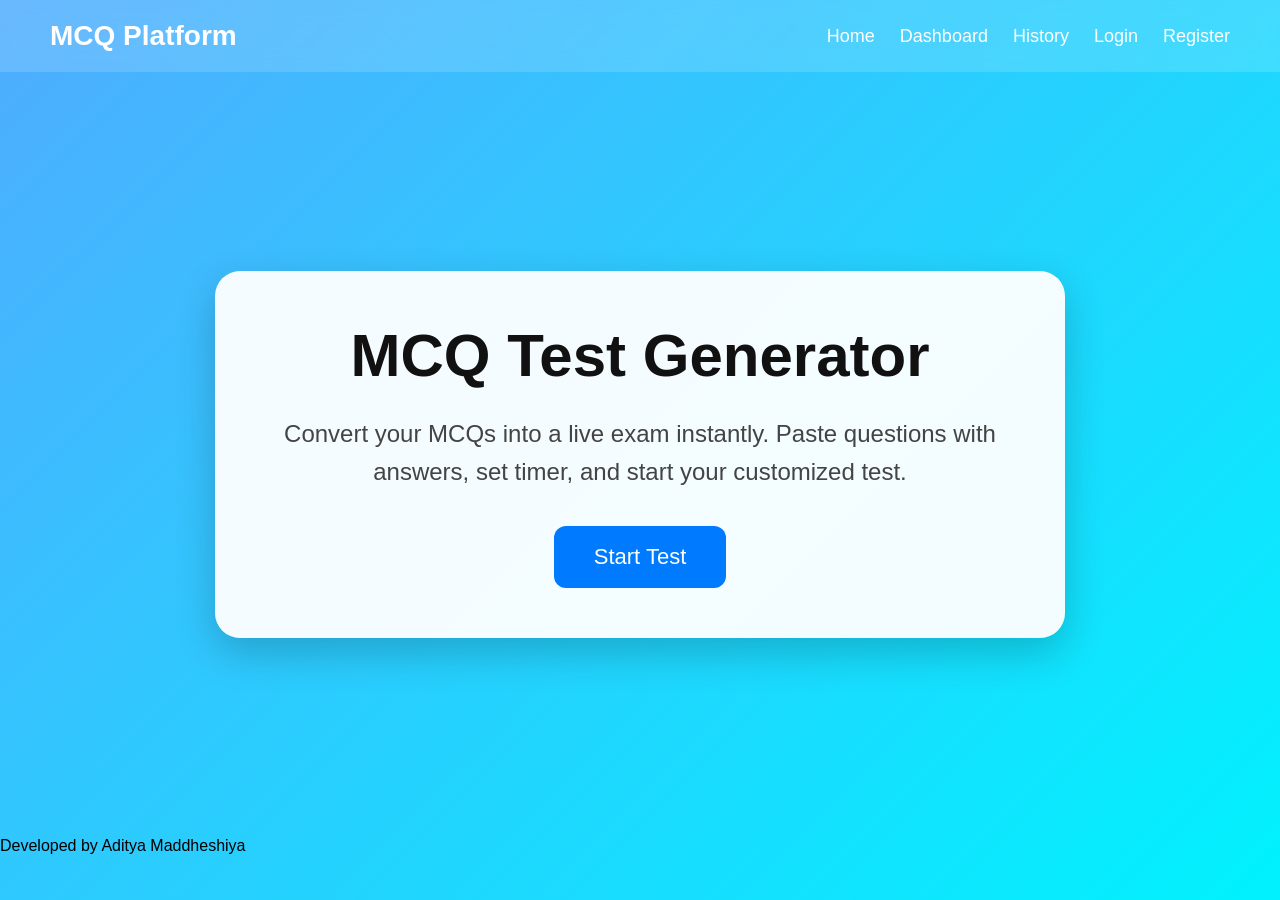
<file: frontend/index.html>
<!DOCTYPE html>
<html lang="en">
<head>
    <meta charset="UTF-8">
    <meta name="viewport" content="width=device-width, initial-scale=1.0">
    <title>MCQ Test Platform</title>

    <style>
        * {
            margin: 0;
            padding: 0;
            box-sizing: border-box;
            font-family: Arial, sans-serif;
        }

        body {
            background: linear-gradient(135deg, #4facfe, #00f2fe);
            min-height: 100vh;
        }

        nav {
            width: 100%;
            padding: 20px 50px;
            background: rgba(255,255,255,0.15);
            backdrop-filter: blur(10px);
            display: flex;
            justify-content: space-between;
            align-items: center;
        }

        .logo {
            font-size: 28px;
            font-weight: bold;
            color: white;
        }

        .nav-links {
            display: flex;
            gap: 25px;
        }

        .nav-links a {
            color: white;
            text-decoration: none;
            font-size: 18px;
            font-weight: 500;
        }

        .nav-links a:hover {
            color: yellow;
        }

        .hero {
            display: flex;
            justify-content: center;
            align-items: center;
            min-height: 85vh;
            padding: 20px;
        }

        .hero-card {
            background: rgba(255,255,255,0.95);
            padding: 50px;
            border-radius: 25px;
            text-align: center;
            max-width: 850px;
            box-shadow: 0 15px 40px rgba(0,0,0,0.2);
        }

        .hero-card h1 {
            font-size: 60px;
            color: #111;
            margin-bottom: 25px;
        }

        .hero-card p {
            font-size: 24px;
            color: #444;
            line-height: 1.6;
            margin-bottom: 35px;
        }

        .hero-btn {
            background: #007bff;
            color: white;
            border: none;
            padding: 18px 40px;
            font-size: 22px;
            border-radius: 12px;
            cursor: pointer;
        }

        .hero-btn:hover {
            background: #0056b3;
        }

        @media (max-width: 768px) {
            nav {
                flex-direction: column;
                gap: 15px;
                padding: 20px;
            }

            .nav-links {
                flex-wrap: wrap;
                justify-content: center;
            }

            .hero-card h1 {
                font-size: 36px;
            }

            .hero-card p {
                font-size: 18px;
            }
        }
    </style>
</head>
<body>

    <nav>
        <div class="logo">MCQ Platform</div>

        <div class="nav-links">
            <a href="index.html">Home</a>
            <a href="dashboard.html">Dashboard</a>
            <a href="history.html">History</a>
            <a href="login.html" id="loginLink">Login</a>
            <a href="register.html" id="registerLink">Register</a>
            <a href="#" onclick="logout()" id="logoutLink" style="display:none;">Logout</a>
        </div>
    </nav>

    <section class="hero">
        <div class="hero-card">
            <h1>MCQ Test Generator</h1>
            <p>
                Convert your MCQs into a live exam instantly.
                Paste questions with answers, set timer, and start your customized test.
            </p>

            <button class="hero-btn" onclick="startApp()">Start Test</button>
        </div>
    </section>

    <script>
        function startApp() {
            const userId = localStorage.getItem("userId");

            if (userId) {
                window.location.href = "dashboard.html";
            } else {
                window.location.href = "login.html";
            }
        }

        function checkUser() {
            const userId = localStorage.getItem("userId");

            if (userId) {
                document.getElementById("loginLink").style.display = "none";
                document.getElementById("registerLink").style.display = "none";
                document.getElementById("logoutLink").style.display = "inline";
            }
        }

        function logout() {
            localStorage.clear();
            window.location.href = "login.html";
        }

        checkUser();
    </script>
<footer>
    Developed by <span>Aditya Maddheshiya</span>
</footer>
</body>
</html>
</file>
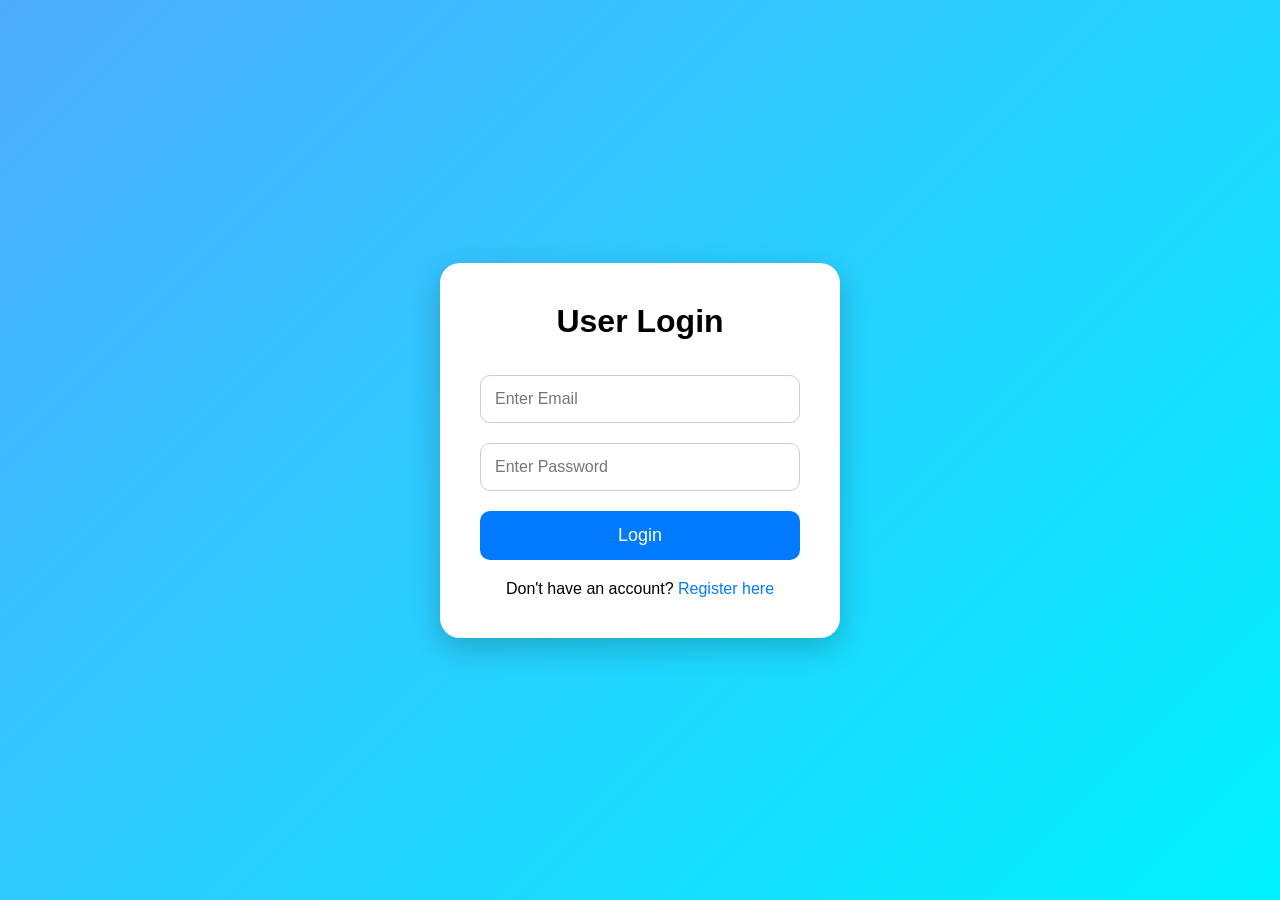
<file: frontend/dashboard.html>
<!DOCTYPE html>
<html lang="en">
<head>
    <meta charset="UTF-8">
    <meta name="viewport" content="width=device-width, initial-scale=1.0">
    <title>Dashboard</title>

    <style>
        * {
            margin: 0;
            padding: 0;
            box-sizing: border-box;
            font-family: Arial, sans-serif;
        }

        body {
            background: linear-gradient(135deg, #4facfe, #00f2fe);
            min-height: 100vh;
        }

        nav {
            background: white;
            padding: 20px 50px;
            display: flex;
            justify-content: space-between;
            align-items: center;
            box-shadow: 0 4px 15px rgba(0,0,0,0.1);
        }

        nav h2 {
            color: #007bff;
        }

        nav button {
            padding: 10px 18px;
            border: none;
            background: red;
            color: white;
            border-radius: 8px;
            cursor: pointer;
        }

        .dashboard {
            display: flex;
            justify-content: center;
            align-items: center;
            min-height: 80vh;
        }

        .card {
            background: white;
            padding: 40px;
            border-radius: 20px;
            width: 500px;
            text-align: center;
            box-shadow: 0 10px 30px rgba(0,0,0,0.2);
        }

        h1 {
            margin-bottom: 20px;
        }

        .btn {
            display: block;
            width: 100%;
            margin: 15px 0;
            padding: 14px;
            background: #007bff;
            color: white;
            text-decoration: none;
            border-radius: 10px;
            font-size: 18px;
        }

        .btn:hover {
            background: #0056b3;
        }
    </style>
</head>
<body>

<nav>
    <h2>MCQ Test Platform</h2>
    <button onclick="logout()">Logout</button>
</nav>

<div class="dashboard">
    <div class="card">
        <h1>Welcome, <span id="username"></span></h1>

        <a href="mcq-input.html" class="btn">Start Test</a>
        <a href="history.html" class="btn">View History</a>
    </div>
</div>

<script>
    const userName = localStorage.getItem("userName");

    if (!userName) {
        window.location.href = "login.html";
    }

    document.getElementById("username").innerText = userName;

    function logout() {
        localStorage.clear();
        window.location.href = "login.html";
    }
</script>

</body>
</html>
</file>
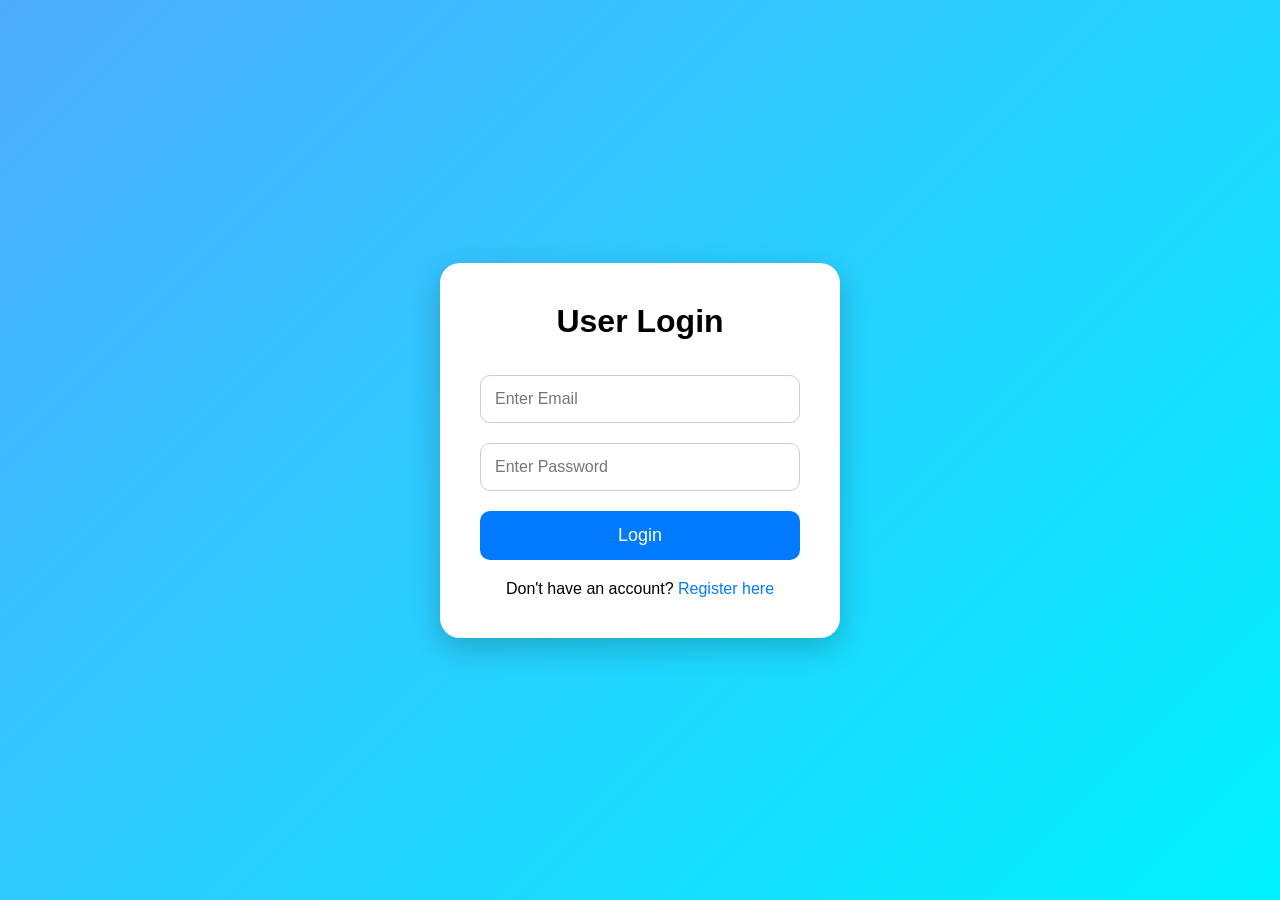
<file: frontend/history.html>
<!DOCTYPE html>
<html lang="en">
<head>
    <meta charset="UTF-8">
    <meta name="viewport" content="width=device-width, initial-scale=1.0">
    <title>Test History</title>
    <link rel="stylesheet" href="style.css">
</head>
<body onload="loadHistory()">

<div class="container">
    <div class="card">
        <h1>My Test History</h1>

        <div id="historyContainer"></div>

        <button onclick="window.location.href='dashboard.html'">
            Back to Dashboard
        </button>
    </div>
</div>

<script>
async function loadHistory() {
    const userId = localStorage.getItem("userId");

    if (!userId) {
        alert("Please login first");
        window.location.href = "login.html";
        return;
    }

    const response = await fetch(
        `https://mcq-test-platform-9nl2.onrender.com/api/tests/history/${userId}`
    );

    const tests = await response.json();

    const container = document.getElementById("historyContainer");
    container.innerHTML = "";

    if (tests.length === 0) {
        container.innerHTML = "<p>No test history found.</p>";
        return;
    }

    tests.reverse().forEach(test => {
        const date = new Date(test.createdAt).toLocaleString();

        container.innerHTML += `
            <div class="review-item">
                <h3>${test.testName}</h3>

                <p><strong>Questions:</strong> ${test.totalQuestions}</p>

                <p><strong>Score:</strong> ${test.score}</p>

                <p><strong>Duration:</strong> ${test.duration} min</p>

                <p><strong>Date:</strong> ${date}</p>

                <button onclick="openReview(${test.id})">
                    View Details
                </button>
            </div>
        `;
    });
}

function openReview(testId) {
    localStorage.setItem("selectedTestId", testId);
    window.location.href = "review-history.html";
}
</script>

</body>
</html>
</file>
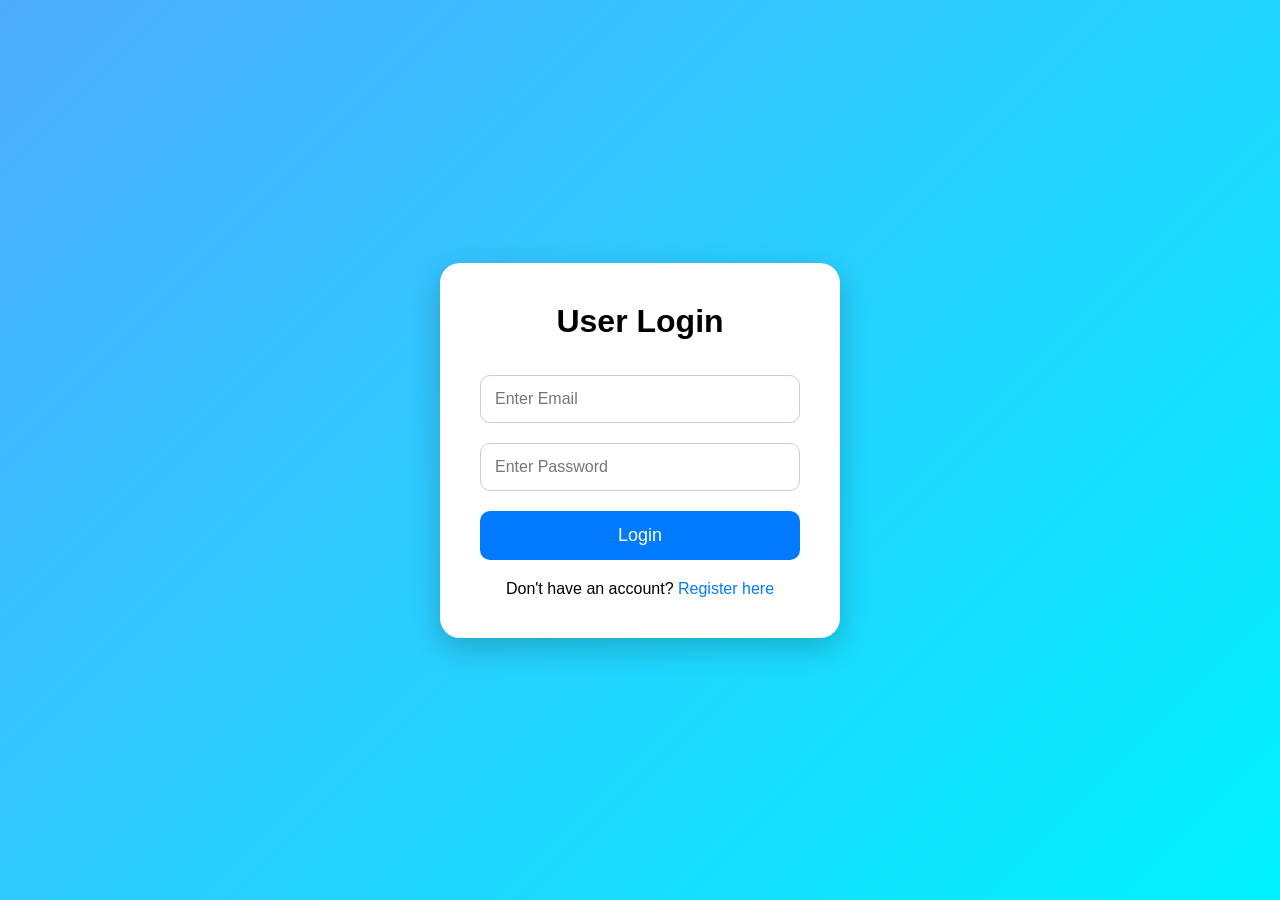
<file: frontend/login.html>
<!DOCTYPE html>
<html lang="en">
<head>
    <meta charset="UTF-8">
    <meta name="viewport" content="width=device-width, initial-scale=1.0">
    <title>Login</title>
    <script src="auth.js"></script>

    <style>
        * {
            margin: 0;
            padding: 0;
            box-sizing: border-box;
            font-family: Arial, sans-serif;
        }

        body {
            background: linear-gradient(135deg, #4facfe, #00f2fe);
            min-height: 100vh;
            display: flex;
            justify-content: center;
            align-items: center;
        }

        .card {
            background: white;
            padding: 40px;
            border-radius: 20px;
            width: 400px;
            box-shadow: 0 10px 30px rgba(0,0,0,0.2);
            text-align: center;
        }

        h1 {
            margin-bottom: 25px;
        }

        input {
            width: 100%;
            padding: 14px;
            margin: 10px 0;
            border-radius: 10px;
            border: 1px solid #ccc;
            font-size: 16px;
        }

        button {
            width: 100%;
            padding: 14px;
            background: #007bff;
            color: white;
            border: none;
            border-radius: 10px;
            font-size: 18px;
            cursor: pointer;
            margin-top: 10px;
        }

        button:hover {
            background: #0056b3;
        }

        p {
            margin-top: 20px;
        }

        a {
            color: #007bff;
            text-decoration: none;
        }
    </style>
</head>
<body>

<div class="card">
    <h1>User Login</h1>

    <input type="email" id="loginEmail" placeholder="Enter Email">
    <input type="password" id="loginPassword" placeholder="Enter Password">

    <button onclick="loginUser()">Login</button>

    <p>Don't have an account? <a href="register.html">Register here</a></p>
</div>

</body>
</html>
</file>
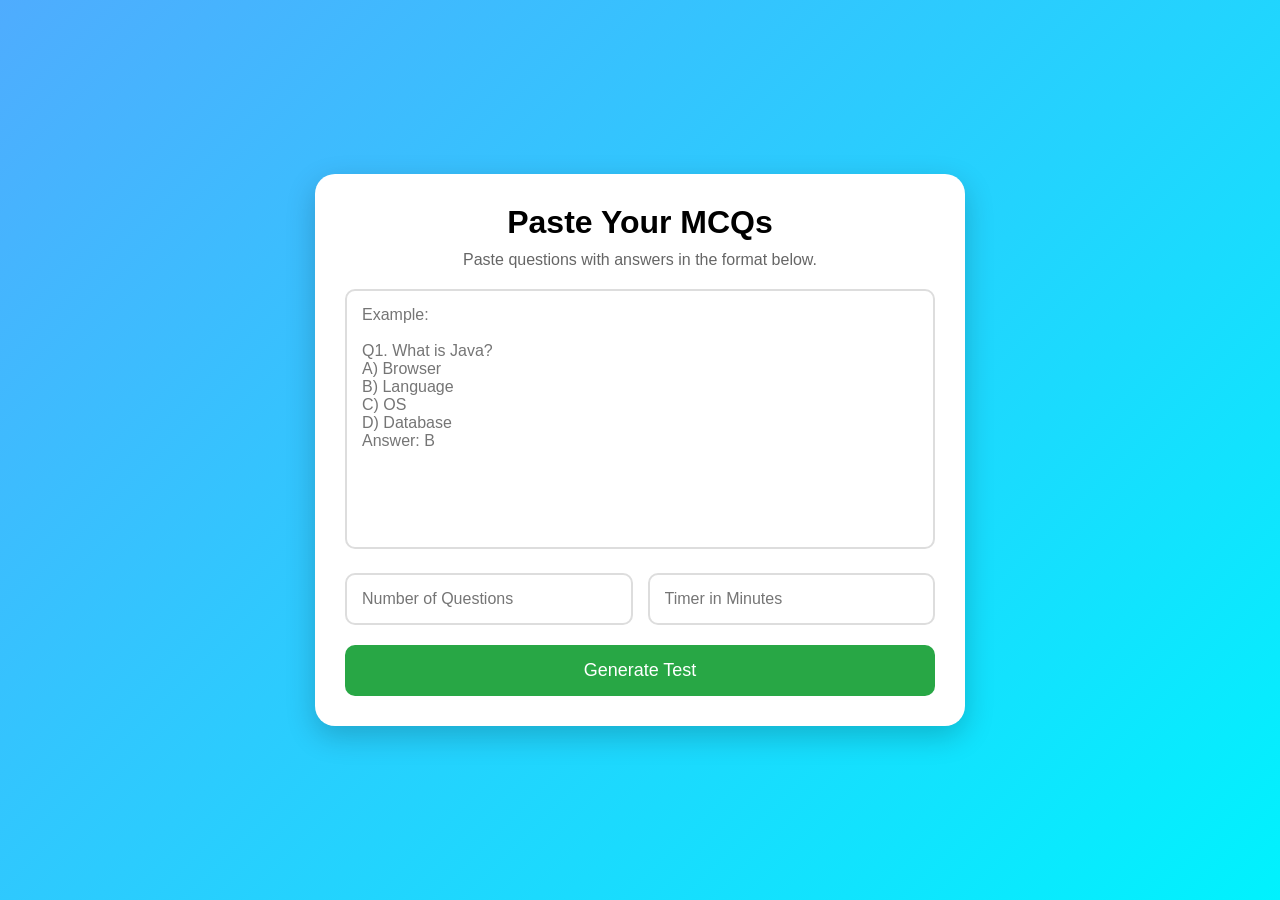
<file: frontend/mcq-input.html>
<!DOCTYPE html>
<html lang="en">
<head>
    <meta charset="UTF-8">
    <meta name="viewport" content="width=device-width, initial-scale=1.0">
    <title>Paste MCQs</title>
    <link rel="stylesheet" href="style.css">
</head>
<body>

    <div class="input-container">
        <div class="input-card">
            <h1>Paste Your MCQs</h1>
            <p>Paste questions with answers in the format below.</p>

            <textarea id="mcqInput" placeholder="Example:

Q1. What is Java?
A) Browser
B) Language
C) OS
D) Database
Answer: B"></textarea>

            <div class="settings">
                <input type="number" id="questionCount" placeholder="Number of Questions" min="1">
                <input type="number" id="timerMinutes" placeholder="Timer in Minutes" min="1">
            </div>

            <button onclick="generateTest()">Generate Test</button>
        </div>
    </div>

    <script src="script.js"></script>
</body>
</html>
</file>
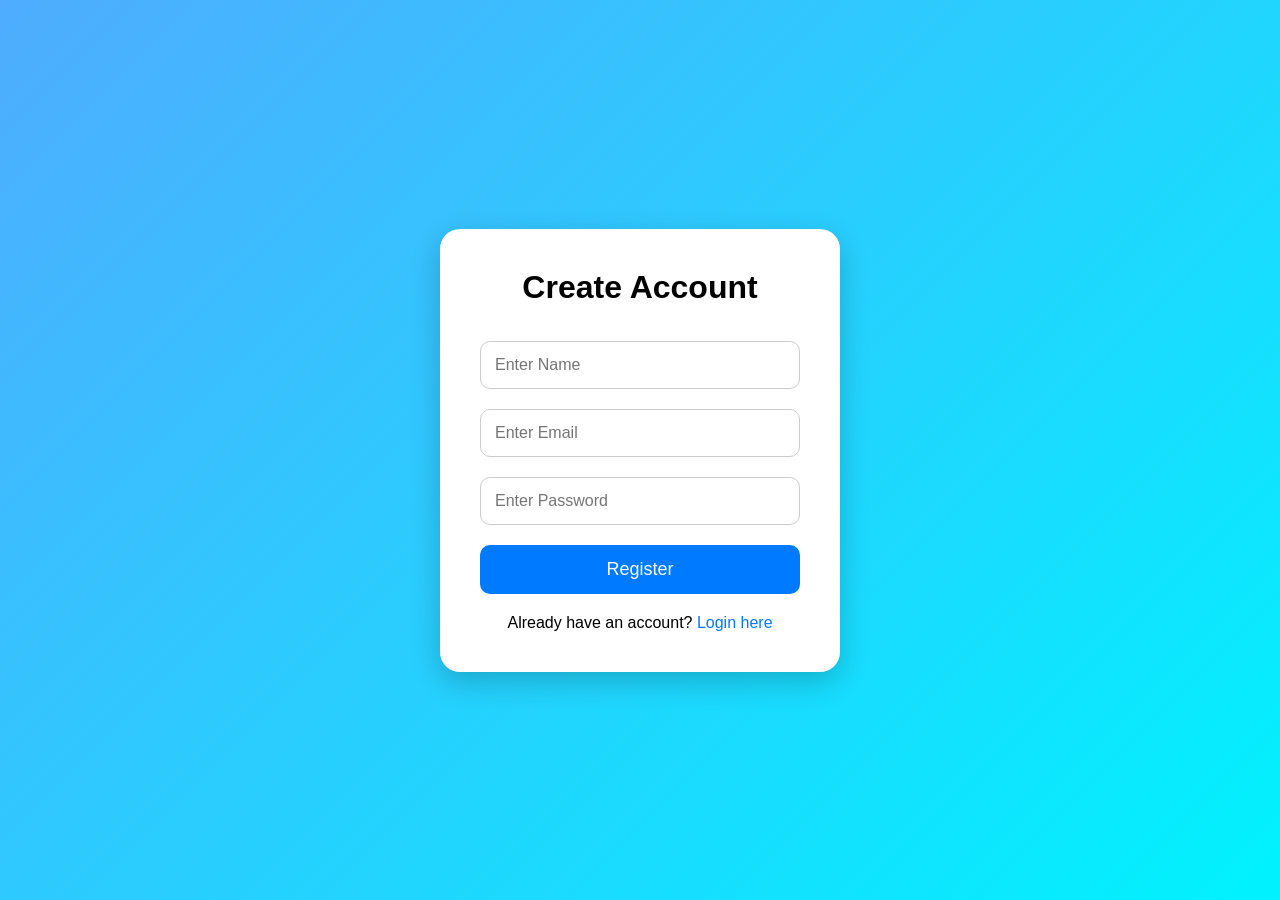
<file: frontend/register.html>
<!DOCTYPE html>
<html lang="en">
<head>
    <meta charset="UTF-8">
    <meta name="viewport" content="width=device-width, initial-scale=1.0">
    <title>Register</title>
    <script src="auth.js"></script>

    <style>
        * {
            margin: 0;
            padding: 0;
            box-sizing: border-box;
            font-family: Arial, sans-serif;
        }

        body {
            background: linear-gradient(135deg, #4facfe, #00f2fe);
            min-height: 100vh;
            display: flex;
            justify-content: center;
            align-items: center;
        }

        .card {
            background: white;
            padding: 40px;
            border-radius: 20px;
            width: 400px;
            box-shadow: 0 10px 30px rgba(0,0,0,0.2);
            text-align: center;
        }

        h1 {
            margin-bottom: 25px;
        }

        input {
            width: 100%;
            padding: 14px;
            margin: 10px 0;
            border-radius: 10px;
            border: 1px solid #ccc;
            font-size: 16px;
        }

        button {
            width: 100%;
            padding: 14px;
            background: #007bff;
            color: white;
            border: none;
            border-radius: 10px;
            font-size: 18px;
            cursor: pointer;
            margin-top: 10px;
        }

        button:hover {
            background: #0056b3;
        }

        p {
            margin-top: 20px;
        }

        a {
            color: #007bff;
            text-decoration: none;
        }
    </style>
</head>
<body>

<div class="card">
    <h1>Create Account</h1>

    <input type="text" id="name" placeholder="Enter Name">
    <input type="email" id="email" placeholder="Enter Email">
    <input type="password" id="password" placeholder="Enter Password">

    <button onclick="registerUser()">Register</button>

    <p>Already have an account? <a href="login.html">Login here</a></p>
</div>

</body>
</html>
</file>
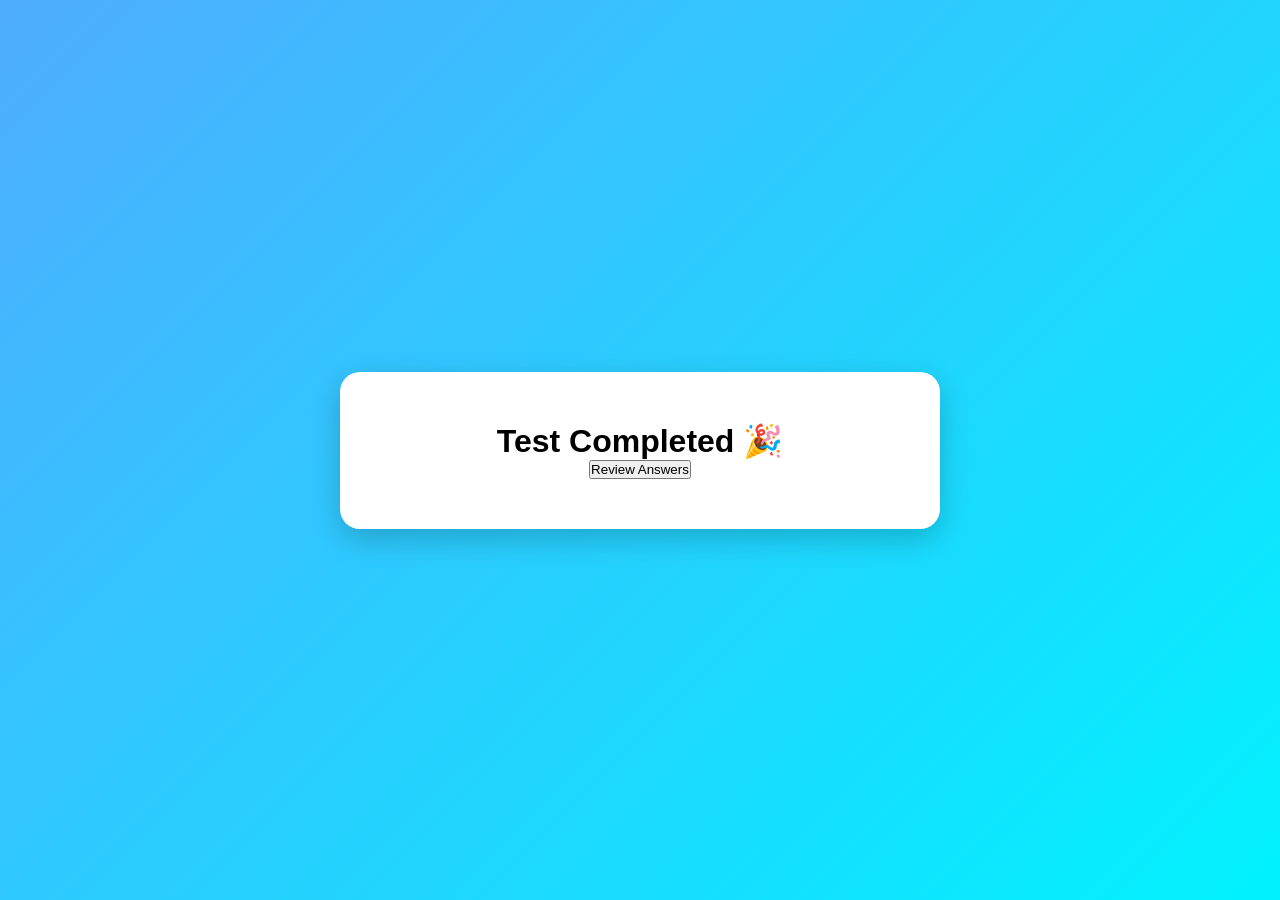
<file: frontend/result.html>
<!DOCTYPE html>
<html lang="en">
<head>
    <meta charset="UTF-8">
    <meta name="viewport" content="width=device-width, initial-scale=1.0">
    <title>Test Result</title>
    <link rel="stylesheet" href="style.css">
</head>
<body onload="showResult()">

    <div class="result-container">
        <div class="result-card">
            <h1>Test Completed 🎉</h1>

            <h2 id="scoreText"></h2>
            <h3 id="percentageText"></h3>

           <button onclick="window.location.href='review.html'">Review Answers</button>
    </div>

    <script src="script.js"></script>
</body>
</html>
</file>
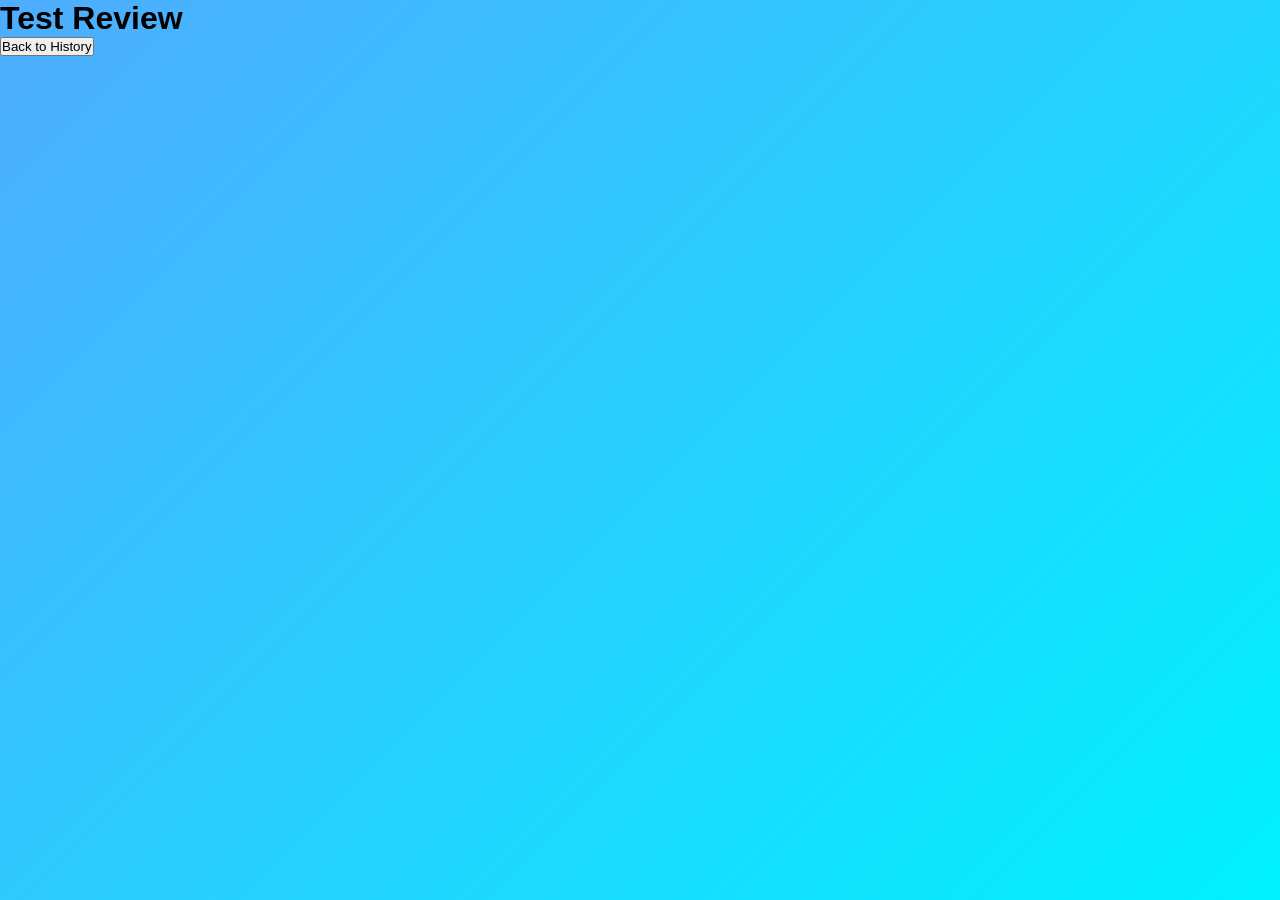
<file: frontend/review-history.html>
<!DOCTYPE html>
<html lang="en">
<head>
    <meta charset="UTF-8">
    <meta name="viewport" content="width=device-width, initial-scale=1.0">
    <title>Old Test Review</title>
    <link rel="stylesheet" href="style.css">
</head>
<body onload="loadReview()">

<div class="container">
    <div class="card">
        <h1>Test Review</h1>
        <div id="reviewContainer"></div>

        <button onclick="window.location.href='history.html'">
            Back to History
        </button>
    </div>
</div>

<script>
async function loadReview() {
    const testId = localStorage.getItem("selectedTestId");

    const response = await fetch(
        `http://lhttps://mcq-test-platform-9nl2.onrender.comocalhost:8080/api/answers/${testId}`
    );

    const answers = await response.json();

    const container = document.getElementById("reviewContainer");
    container.innerHTML = "";

    answers.forEach(a => {
        const isCorrect = a.selectedAnswer === a.correctAnswer;

        container.innerHTML += `
            <div class="review-item">
                <h3>${a.question}</h3>

                <p>
                    Your Answer:
                    <span class="${isCorrect ? 'correct-answer' : 'wrong-answer'}">
                        ${a.selectedAnswer || "Not Answered"}
                    </span>
                </p>

                <p>
                    Correct Answer:
                    <span class="correct-answer">
                        ${a.correctAnswer}
                    </span>
                </p>
            </div>
        `;
    });
}
</script>

</body>
</html>
</file>
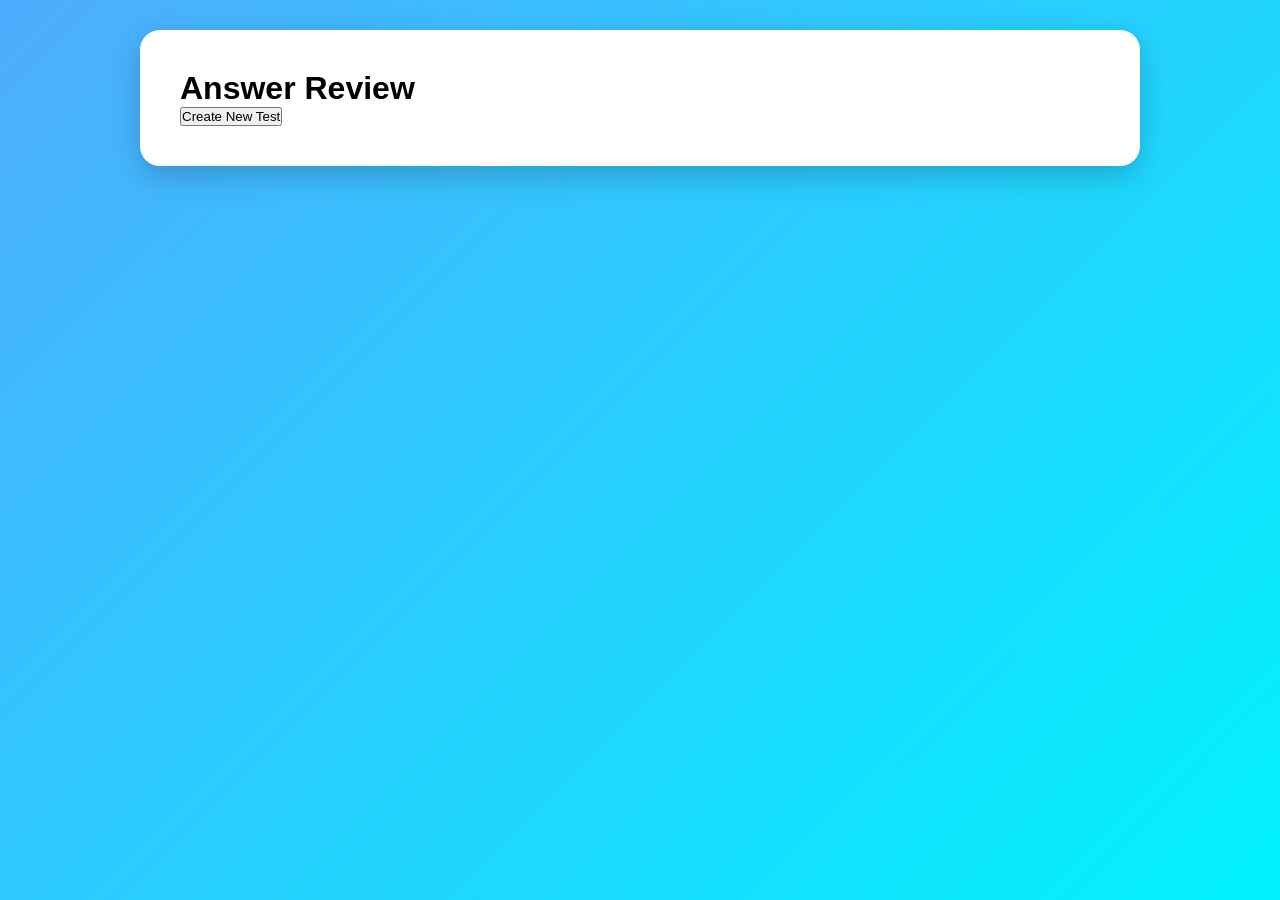
<file: frontend/review.html>
<!DOCTYPE html>
<html lang="en">
<head>
    <meta charset="UTF-8">
    <meta name="viewport" content="width=device-width, initial-scale=1.0">
    <title>Review Answers</title>
    <link rel="stylesheet" href="style.css">
</head>
<body onload="showReview()">

    <div class="review-container">
        <div class="review-card">
            <h1>Answer Review</h1>

            <div id="reviewContent"></div>

            <button onclick="goHome()">Create New Test</button>
        </div>
    </div>

    <script src="script.js"></script>
</body>
</html>
</file>
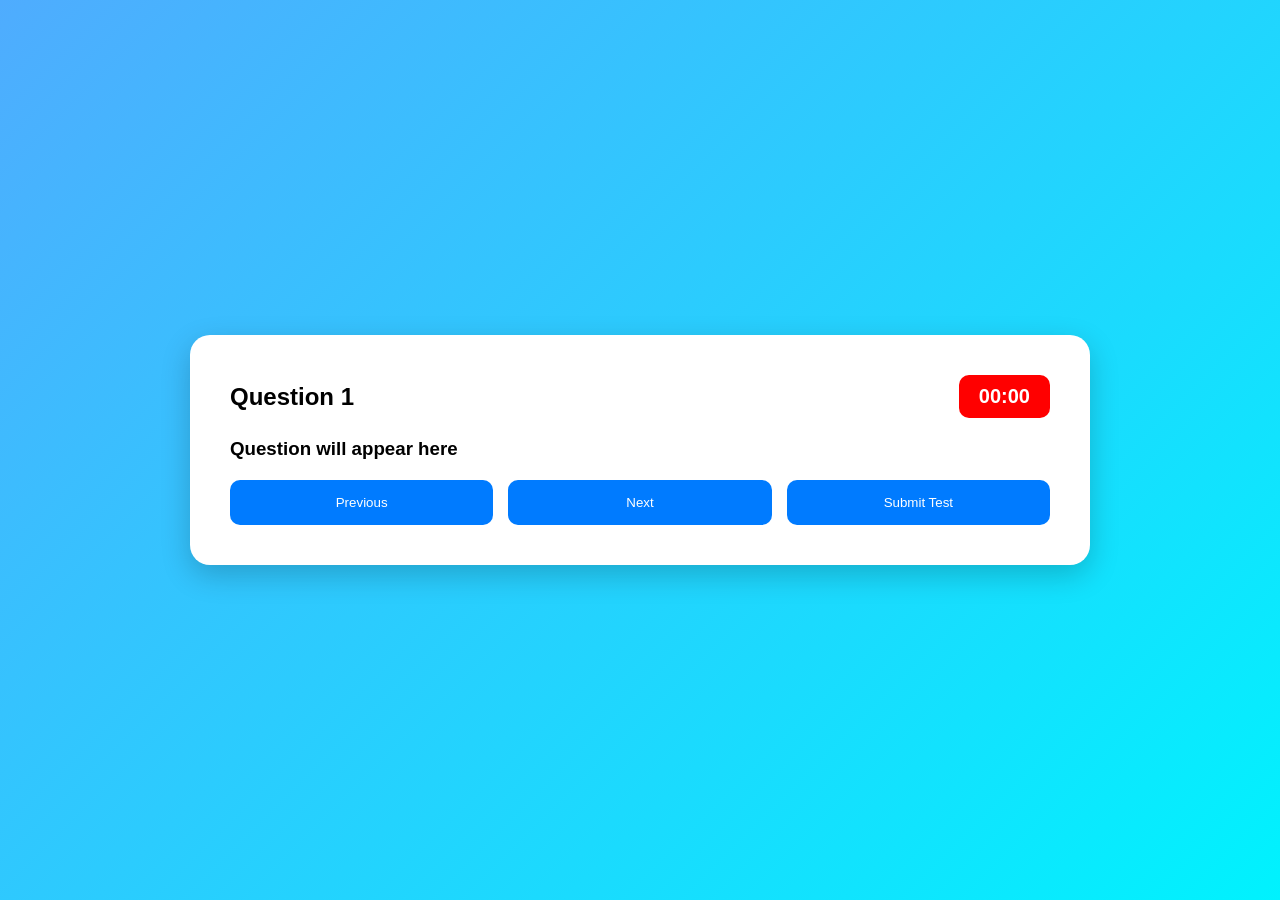
<file: frontend/test.html>
<!DOCTYPE html>
<html lang="en">
<head>
    <meta charset="UTF-8">
    <meta name="viewport" content="width=device-width, initial-scale=1.0">
    <title>Live Test</title>
    <link rel="stylesheet" href="style.css">
</head>
<body onload="startTest()">

    <div class="test-container">
        <div class="test-card">
            <div class="top-bar">
                <h2 id="questionNumber">Question 1</h2>
                <div id="timer">00:00</div>
            </div>

            <h3 id="questionText">Question will appear here</h3>

            <div id="optionsContainer"></div>

            <div class="test-buttons">
                <button onclick="previousQuestion()">Previous</button>
                <button onclick="nextQuestion()">Next</button>
                <button onclick="submitTest()">Submit Test</button>
            </div>
        </div>
    </div>

    <script src="script.js"></script>
</body>
</html>
</file>
<file: frontend/style.css>
* {
    margin: 0;
    padding: 0;
    box-sizing: border-box;
    font-family: Arial, sans-serif;
}

body {
    background: linear-gradient(135deg, #4facfe, #00f2fe);
    min-height: 100vh;
}

/* NAVBAR */
nav {
    background: white;
    padding: 15px 40px;
    display: flex;
    justify-content: space-between;
    align-items: center;
    box-shadow: 0 4px 12px rgba(0,0,0,0.1);
}

nav a {
    text-decoration: none;
    color: #333;
    margin-left: 20px;
    font-weight: bold;
    transition: 0.3s;
}

nav a:hover {
    color: #007bff;
}

/* HOME PAGE */
.home-container {
    display: flex;
    justify-content: center;
    align-items: center;
    min-height: 100vh;
    padding: 20px;
}

.home-card {
    background: white;
    padding: 50px;
    border-radius: 20px;
    text-align: center;
    box-shadow: 0 10px 30px rgba(0,0,0,0.2);
    max-width: 650px;
    width: 100%;
}

.home-card h1 {
    font-size: 42px;
    color: #222;
    margin-bottom: 20px;
}

.home-card p {
    font-size: 18px;
    color: #555;
    line-height: 1.6;
    margin-bottom: 30px;
}

.start-btn {
    padding: 15px 40px;
    font-size: 18px;
    border: none;
    border-radius: 10px;
    background: #007bff;
    color: white;
    cursor: pointer;
    transition: 0.3s;
}

.start-btn:hover {
    background: #0056b3;
    transform: scale(1.05);
}

/* LOGIN / REGISTER */
.auth-container {
    display: flex;
    justify-content: center;
    align-items: center;
    min-height: 100vh;
    padding: 20px;
}

.auth-card {
    background: white;
    padding: 40px;
    border-radius: 20px;
    width: 100%;
    max-width: 450px;
    box-shadow: 0 10px 30px rgba(0,0,0,0.2);
    text-align: center;
}

.auth-card h1 {
    margin-bottom: 25px;
}

.auth-card input {
    width: 100%;
    padding: 14px;
    margin-bottom: 15px;
    border-radius: 10px;
    border: 1px solid #ccc;
    font-size: 16px;
}

.auth-card button {
    width: 100%;
    padding: 14px;
    background: #007bff;
    color: white;
    border: none;
    border-radius: 10px;
    font-size: 18px;
    cursor: pointer;
}

.auth-card p {
    margin-top: 20px;
}

.auth-card a {
    color: #007bff;
    text-decoration: none;
}

/* DASHBOARD */
.dashboard-container {
    display: flex;
    justify-content: center;
    align-items: center;
    min-height: 85vh;
    padding: 20px;
}

.dashboard-card {
    background: white;
    padding: 50px;
    border-radius: 20px;
    text-align: center;
    max-width: 600px;
    width: 100%;
    box-shadow: 0 10px 30px rgba(0,0,0,0.2);
}

.dashboard-card h1 {
    margin-bottom: 30px;
}

.dashboard-btn {
    display: block;
    width: 100%;
    padding: 15px;
    margin-bottom: 15px;
    background: #007bff;
    color: white;
    text-decoration: none;
    border-radius: 10px;
    font-size: 18px;
}

/* MCQ INPUT */
.input-container {
    display: flex;
    justify-content: center;
    align-items: center;
    min-height: 100vh;
    padding: 20px;
}

.input-card {
    background: white;
    width: 100%;
    max-width: 650px;
    padding: 30px;
    border-radius: 20px;
    box-shadow: 0 10px 30px rgba(0,0,0,0.2);
}

.input-card h1 {
    text-align: center;
    margin-bottom: 10px;
}

.input-card p {
    text-align: center;
    margin-bottom: 20px;
    color: #666;
}

textarea {
    width: 100%;
    height: 260px;
    padding: 15px;
    font-size: 16px;
    border: 2px solid #ddd;
    border-radius: 10px;
    resize: none;
    margin-bottom: 20px;
}

.settings {
    display: flex;
    gap: 15px;
    margin-bottom: 20px;
}

.settings input {
    flex: 1;
    padding: 15px;
    font-size: 16px;
    border: 2px solid #ddd;
    border-radius: 10px;
}

.input-card button {
    width: 100%;
    padding: 15px;
    font-size: 18px;
    background: #28a745;
    color: white;
    border: none;
    border-radius: 10px;
    cursor: pointer;
}

/* TEST PAGE */
.test-container {
    display: flex;
    justify-content: center;
    align-items: center;
    min-height: 100vh;
    padding: 20px;
}

.test-card {
    background: white;
    padding: 40px;
    border-radius: 20px;
    width: 100%;
    max-width: 900px;
    box-shadow: 0 10px 30px rgba(0,0,0,0.2);
}

.top-bar {
    display: flex;
    justify-content: space-between;
    align-items: center;
    margin-bottom: 20px;
}

#timer {
    background: red;
    color: white;
    padding: 10px 20px;
    border-radius: 10px;
    font-size: 20px;
    font-weight: bold;
}

.option {
    display: block;
    background: #f5f5f5;
    padding: 15px;
    margin-bottom: 15px;
    border-radius: 10px;
    cursor: pointer;
}

.option:hover {
    background: #dfefff;
}

.test-buttons {
    display: flex;
    gap: 15px;
    margin-top: 20px;
}

.test-buttons button {
    flex: 1;
    padding: 15px;
    border: none;
    border-radius: 10px;
    background: #007bff;
    color: white;
}

/* RESULT */
.result-container {
    display: flex;
    justify-content: center;
    align-items: center;
    min-height: 100vh;
    padding: 20px;
}

.result-card {
    background: white;
    padding: 50px;
    border-radius: 20px;
    text-align: center;
    max-width: 600px;
    width: 100%;
    box-shadow: 0 10px 30px rgba(0,0,0,0.2);
}

/* REVIEW */
.review-container {
    display: flex;
    justify-content: center;
    padding: 30px;
}

.review-card {
    background: white;
    width: 100%;
    max-width: 1000px;
    padding: 40px;
    border-radius: 20px;
    box-shadow: 0 10px 30px rgba(0,0,0,0.2);
}

.review-item {
    padding: 20px;
    border-radius: 12px;
    margin-bottom: 20px;
    background: #f5f5f5;
}

.correct-answer {
    color: green;
    font-weight: bold;
}

.wrong-answer {
    color: red;
    font-weight: bold;
}

/* MOBILE */
@media (max-width: 768px) {
    .home-card,
    .dashboard-card,
    .input-card,
    .auth-card,
    .test-card,
    .review-card,
    .result-card {
        padding: 20px;
    }

    .home-card h1,
    .input-card h1 {
        font-size: 30px;
    }

    .settings,
    .test-buttons,
    .top-bar {
        flex-direction: column;
    }

    nav {
        flex-direction: column;
        gap: 10px;
        padding: 20px;
    }

    nav a {
        margin: 0;
    }

    textarea {
        height: 220px;
    }
}
/* FOOTER */
footer {
    position: fixed;
    bottom: 20px;
    left: 50%;
    transform: translateX(-50%);
    background: rgba(0, 0, 0, 0.15);
    backdrop-filter: blur(8px);
    padding: 10px 20px;
    border-radius: 30px;
    color: white;
    font-size: 14px;
    font-weight: 500;
    z-index: 999;
}

footer span {
    font-weight: bold;
    color: #fff;
}
</file>
